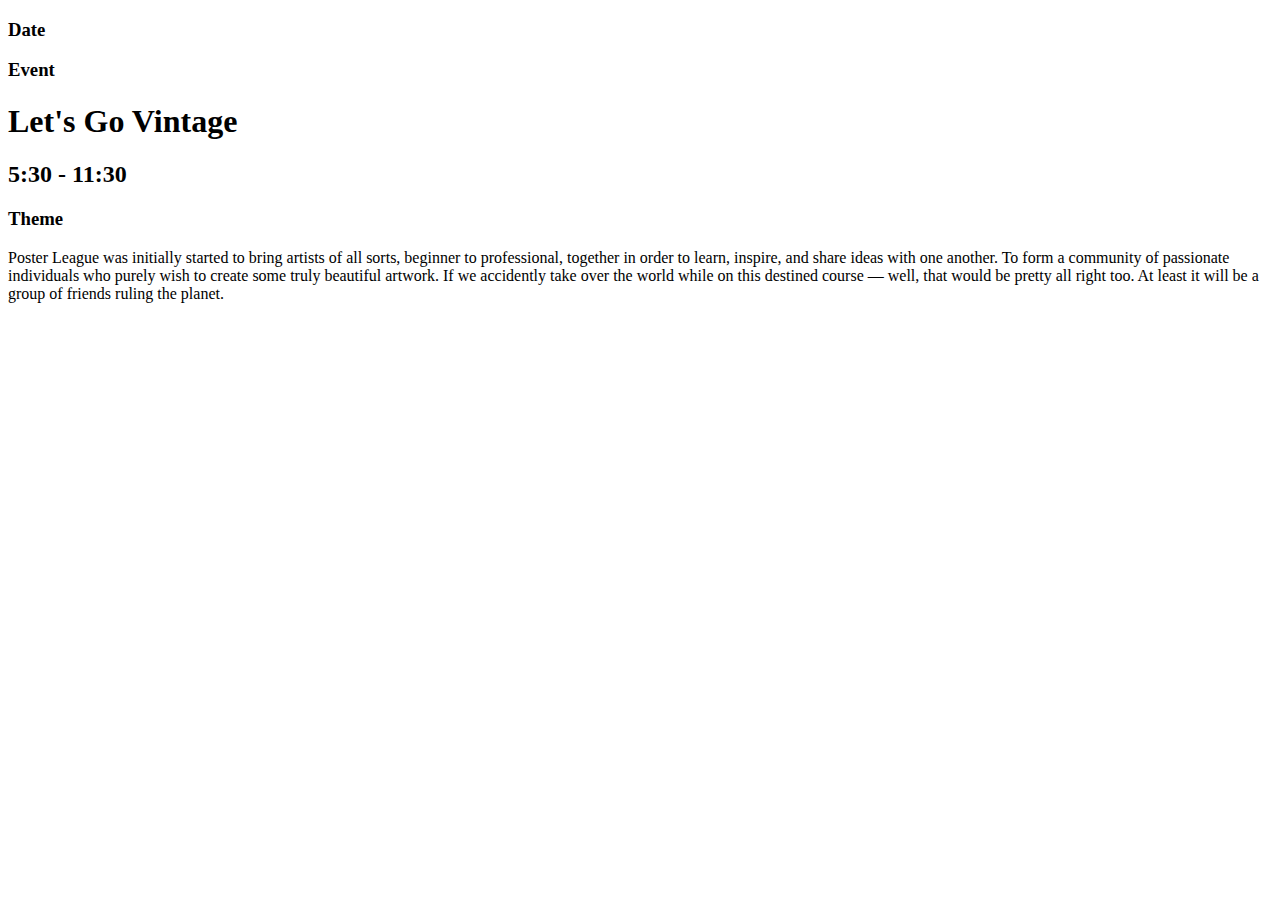
<file: poster-league/index.html>
<!DOCTYPE html>
<html>
	<head>
		<title>Poster League</title>
		<meta charset="UTF-8">
	</head>
<body class="main">
	<h3>
		Date 
	</h3>
	<h3>
		Event
	</h3>
	<h1>
		Let's Go Vintage
	<h1>
	<h2>
		5:30 - 11:30
	</h2>
	<h3>
		Theme
	</h3>
	<p>
		Poster League was initially started to bring artists of all sorts, beginner to professional, together in order to learn, inspire, and share ideas with one another. To form a community of passionate individuals who purely wish to create some truly beautiful artwork. If we accidently take over the world while on this destined course — well, that would be pretty all right too. At least it will be a group of friends ruling the planet.
	</p>
</body>
</html>
</file>
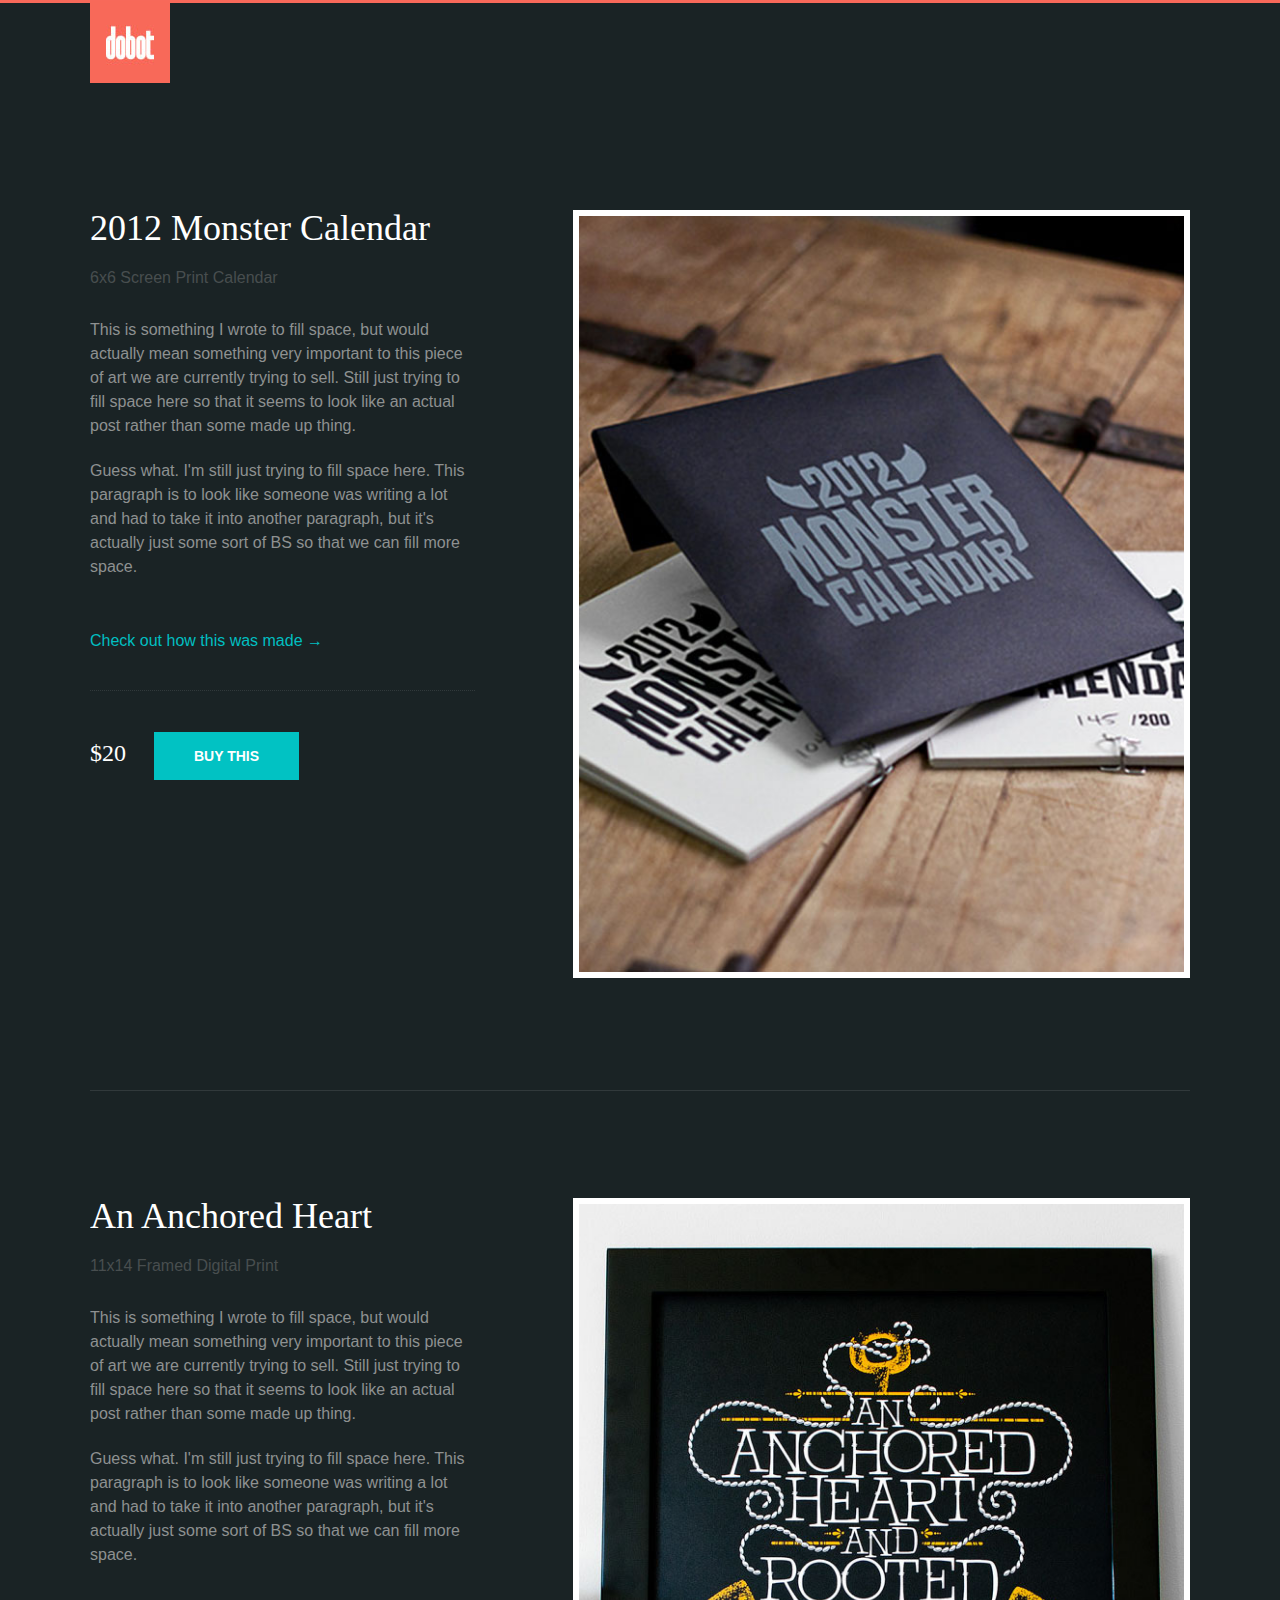
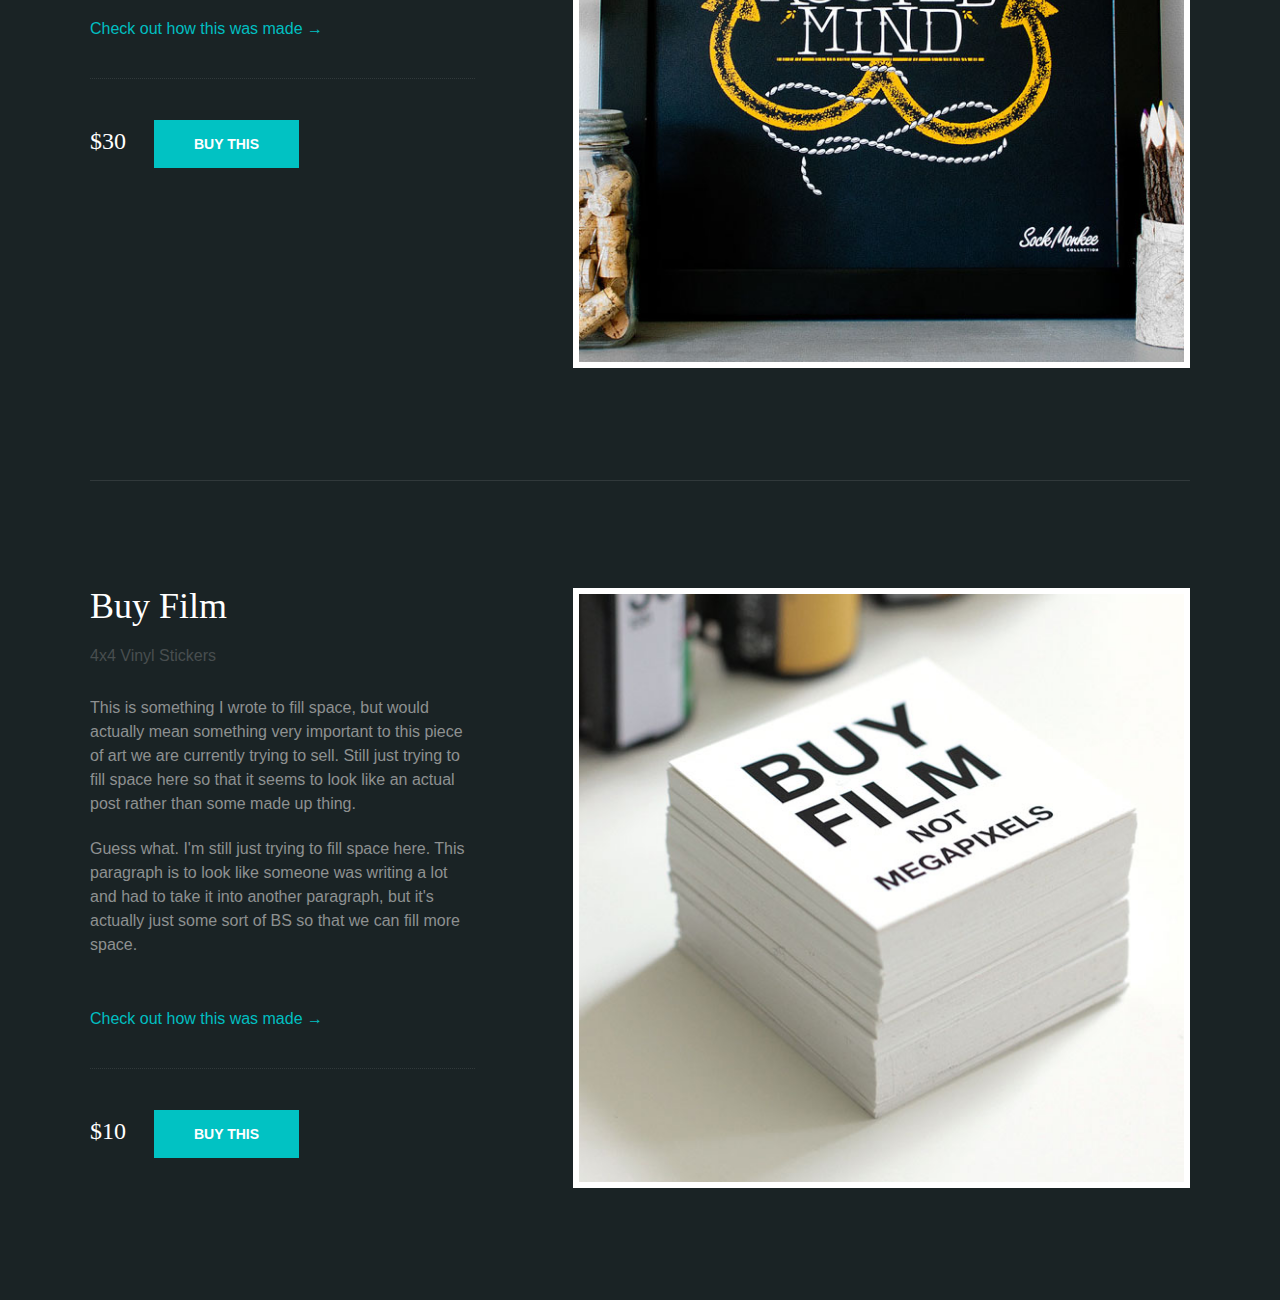
<file: dobot/oldhtml.html>
<!DOCTYPE html>
<html>
	<head>
		<link rel="stylesheet" href="style.css">
		<title>Dobot Shop</title>
		<meta charset="UTF-8">
	</head>
<body class="body">
	<div class="main">
			<img src="images/dobot_logo.jpg" alt="Dobot Logo" class="logo">
		<article>
			<div class="all-text">
				<h1 class="name">2012 Monster Calendar</h1> 
				<h3 class="name2">6x6 Screen Print Calendar</h3>
				<p class="p1s">This is something I wrote to fill space, 
			but would actually mean something very important to this piece 
			of art we are currently trying to sell. Still just 
			trying to fill space here so that it seems to look like
			an actual post rather than some made up thing. 
				</p>
				<p>Guess what. I'm still just trying to fill space here.
			This paragraph is to look like someone was writing a lot and had to take it into another paragraph, but
			it's actually just some sort of BS so that we can fill more space.
				</p>
			<a href=" " class="link">Check out how this was made →</a>
				<h2 class="cost" >$20</h2>
			<a href=" " class="buy">Buy This</a>
			</div>
			<img src="images/monstercalendar.jpg" alt="Monster Calendar" class="image">
		</article>
		<article>
			<div class="all-text">
				<h1 class="name">An Anchored Heart</h1>
				<h3 class="name2">11x14 Framed Digital Print</h3>
				<p class="p1s">This is something I wrote to fill space, but would 
			actually mean something very important to this piece 
			of art we are currently trying to sell. Still just 
			trying to fill space here so that it seems to look like
			an actual post rather than some made up thing. 
				</p>
				<p>Guess what. I'm still just trying to fill space here.
			This paragraph is to look like someone was writing a lot and had to take it into another paragraph, but
			it's actually just some sort of BS so that we can fill more space.
				</p>
			<a href="" class="link" >Check out how this was made →</a>
				<h2 class="cost" >$30</h2>
			<a href="" class="buy" >Buy This</a>
			</div>
			<img src="images/anchoredheart.jpg" alt="Anchored Heart" class="image">
		</article>
		<article>
			<div class="all-text">
				<h1 class="name" >Buy Film</h1>
				<h3 class="name2">4x4 Vinyl Stickers</h3>
				<p class="p1s">This is something I wrote to fill space, but would 
			actually mean something very important to this 
			piece of art we are currently trying to sell. Still just 
			trying to fill space here so that it seems to look like
			an actual post rather than some made up thing. 
				</p>
				<p>Guess what. I'm still just trying to fill space here.
			This paragraph is to look like someone was writing a lot and had to take it into another paragraph, but
			it's actually just some sort of BS so that we can fill more space.
				</p>
			<a href="" class="link" >Check out how this was made →</a>
				<h2 class="cost" >$10</h2>
			<a href=" " class="buy">Buy This</a>
			</div>
			<img src="images/buyfilm.jpg" alt="Buy Film" class="image3">
		</article>
	</div>
</body>
</html>
</file>
<file: dobot/style.css>
/* http://meyerweb.com/eric/tools/css/reset/ 
   v2.0 | 20110126
   License: none (public domain)
*/

html, body, div, span, applet, object, iframe,
h1, h2, h3, h4, h5, h6, p, blockquote, pre,
a, abbr, acronym, address, big, cite, code,
del, dfn, em, img, ins, kbd, q, s, samp,
small, strike, strong, sub, sup, tt, var,
b, u, i, center,
dl, dt, dd, ol, ul, li,
fieldset, form, label, legend,
table, caption, tbody, tfoot, thead, tr, th, td,
article, aside, canvas, details, embed, 
figure, figcaption, footer, header, hgroup, 
menu, nav, output, ruby, section, summary,
time, mark, audio, video {
	margin: 0;
	padding: 0;
	border: 0;
	font-size: 100%;
	font: inherit;
	vertical-align: baseline;
}
/* HTML5 display-role reset for older browsers */
article, aside, details, figcaption, figure, 
footer, header, hgroup, menu, nav, section {
	display: block;
}
body {
	line-height: 1;
}
ol, ul {
	list-style: none;
}
blockquote, q {
	quotes: none;
}
blockquote:before, blockquote:after,
q:before, q:after {
	content: '';
	content: none;
}
table {
	border-collapse: collapse;
	border-spacing: 0;
}
	.body
	{
		background-color: #1a2325;
		border-top: 3px solid #f8695a;
		font-size: 16px;
		color: #8e9191;
		line-height: 24px;
	}
	.main
	{
		margin-left: auto;
		margin-right: auto;
		max-width: 1100px;
		width: 95%;
	}
	.logo
	{
		margin-top: -2px;
	}
	.all-text
	{
		float:left;
		width: 35%;
	}
	p
	{
		font-family: "lft-etica",sans-serif;
		font-weight: 400;
	}
	article 
	{
		overflow: auto;
		padding-bottom: 112px;
	}
	article:first-of-type
	{
		padding-top: 120px;
	}
	article:not(:last-of-type)
	{
		border-bottom: solid;
		border-width: 1px;
		border-color: #31393b;
	}
	article:not(:first-of-type)
	{
		padding-top: 107px;
	} 
	.p1s
	{
		padding-bottom: 21px;
	}
	.name
	{
		font-size: 36px; 
		color: white; 
		font-family: "quatro-slab",serif;
		padding-bottom: 20px;
		line-height: 36px;
	}
	.name2
	{
		font-size: 16px;
		color: #484e4f;
		font-family: "lft-etica",sans-serif;
		font-weight: 300;
		padding-bottom: 28px;
	}
	.headers
	{
		display: inline-block;
		width: 40%;
	}
	.link
	{
		font-size: 16px;
		font-family: "lft-etica",sans-serif;
		font-weight: 400;
		color: #01bfc1;
		text-decoration: none;
		display: block;
		border-bottom: dotted;
		border-width: 1px;
		border-color: #31393b;
		padding-bottom: 37px;
		margin-bottom: 50px;
		margin-top: 50px;
	}
	.cost
	{	
		font-size: 24px;
		color: #ffffff;
		display: inline-block;
		margin-right: 24px;
	}
	.buy
	{	
		background-color: #01c2c3;
		font-size: 14px;
		font-family: "lft-etica", sans-serif;
		font-weight: 600;
		color: #ffffff;
		padding-top:16px;
		padding-bottom:16px;
		padding-right: 40px;
		padding-left: 40px;
		text-decoration: none;
		text-transform: uppercase;
	}
	.buy:hover
	{
		background-image: url("images/stripes.png");
	}
	.image
	{
		height: 80%;
		width: 55%;
		border: 6px solid white;
		float: right;
	}
	.image3
	{
		height: 588px;
		width: 55%;
		border: 6px solid white;
		float: right;
	}
	@media only screen and (max-width: 750px)
	{
	.image 
		{
		height: 500px;
		width: 95%;
		float: left;
		}
	.image3
		{
		height: 320px;
		width: 95%;
		float: left;
		}
	.main 
	{
		width: 400px;

	}
	.all-text
	{
		padding-top: 28px;
		width: 95%;
	}
	.headers
	{
		width: 95%;
	}
	.name
	{
		font-size: 32px;
	}
	}
</file>
